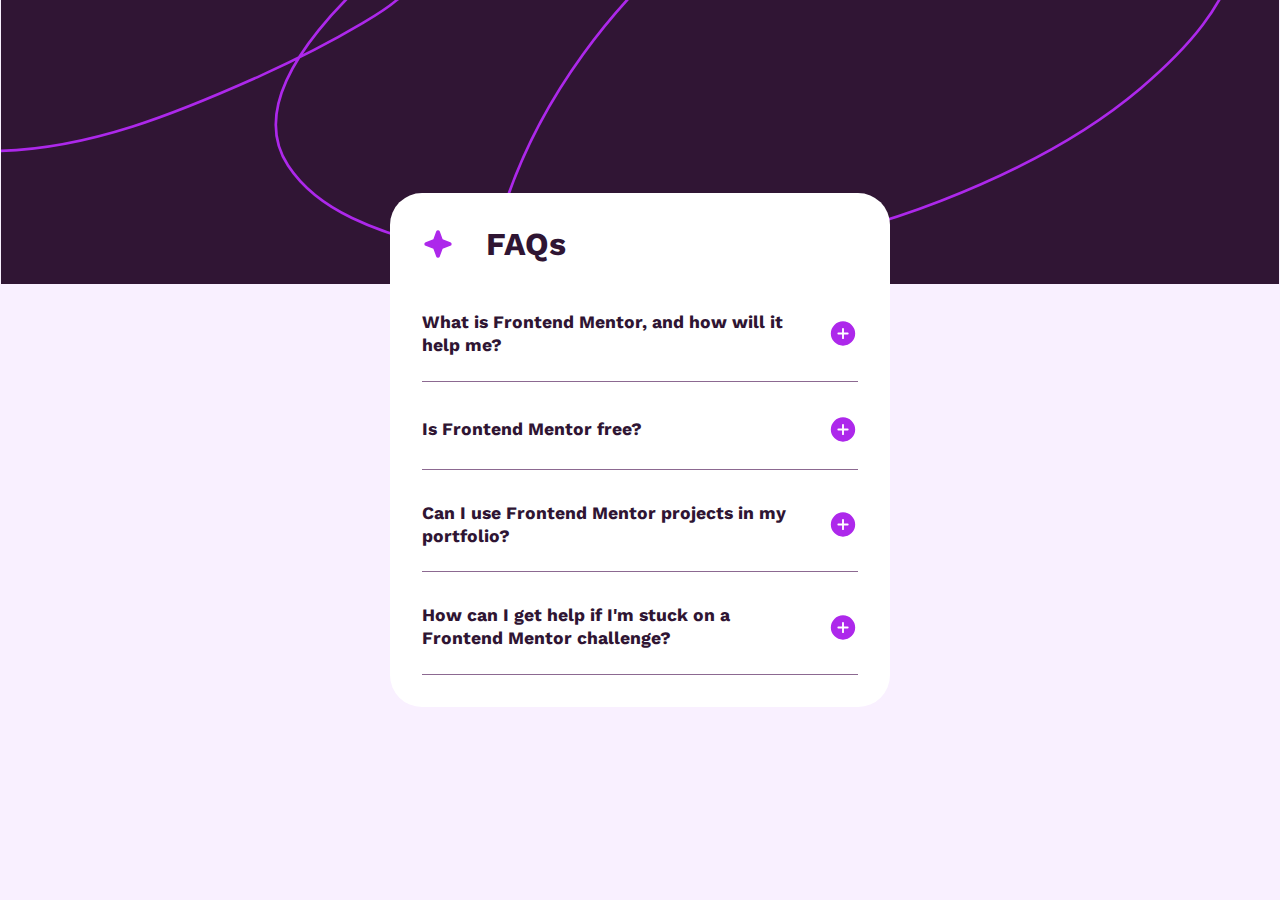
<file: faq-accordion-main/index.html>
<!DOCTYPE html>
<html lang="en">

<head>
    <meta charset="UTF-8">
    <meta name="viewport" content="width=device-width, initial-scale=1.0">
    <!-- displays site properly based on user's device -->

    <link rel="icon" type="image/png" sizes="32x32" href="./assets/images/favicon-32x32.png">

    <title>Frontend Mentor | FAQ accordion</title>
    <!-- <link rel="stylesheet" href="default.css"> -->
    <link rel="stylesheet" href="main.css">

    <!-- Feel free to remove these styles or customise in your own stylesheet 👍 -->
    <style>
        .attribution {
            font-size: 11px;
            text-align: center;
        }
        
        .attribution a {
            color: hsl(228, 45%, 44%);
        }
    </style>
</head>

<body>

    <div class="container ">
        <header class="flex ">
            <h1>FAQs</h1>
            <img src="./assets/images/icon-star.svg " alt=" ">
        </header>
        <main class="flex-column section ">
            <div class="accordion flex-column ">
                <div class="accordion-item ">
                    <div class="question flex ">
                        <h2>What is Frontend Mentor, and how will it help me?</h2>
                        <img src="./assets/images/icon-plus.svg" alt="The plus icon">
                    </div>
                    <p class="answer ">Frontend Mentor offers realistic coding challenges to help developers improve their frontend coding skills with projects in HTML, CSS, and JavaScript. It's suitable for all levels and ideal for portfolio building.
                    </p>
                </div>
                <div class="accordion-item ">
                    <div class="question flex ">
                        <h2>Is Frontend Mentor free?</h2>
                        <img src="./assets/images/icon-plus.svg" alt="The plus icon">

                    </div>
                    <p class="answer ">Yes, Frontend Mentor offers both free and premium coding challenges, with the free option providing access to a range of projects suitable for all skill levels.
                    </p>
                </div>
                <div class="accordion-item ">
                    <div class="question flex ">
                        <h2>Can I use Frontend Mentor projects in my portfolio?</h2>
                        <img src="./assets/images/icon-plus.svg" alt="The plus icon">

                    </div>
                    <p class="answer ">Yes, you can use projects completed on Frontend Mentor in your portfolio. It's an excellent way to showcase your skills to potential employers!
                    </p>
                </div>
                <div class="accordion-item ">
                    <div class="question flex ">
                        <h2>How can I get help if I'm stuck on a Frontend Mentor challenge?</h2>
                        <img src="./assets/images/icon-plus.svg" alt="The plus icon">

                    </div>
                    <p class="answer ">The best place to get help is inside Frontend Mentor's Discord community. There's a help channel where you can ask questions and seek support from other community members.
                    </p>
                </div>
            </div>
        </main>

    </div>


    <!-- <div class="attribution ">
        Challenge by <a href="https://www.frontendmentor.io?ref=challenge " target="_blank ">Frontend Mentor</a>. Coded by <a href="# ">Your Name Here</a>.
    </div> -->
    <script src="script.js"></script>
</body>

</html>
</file>
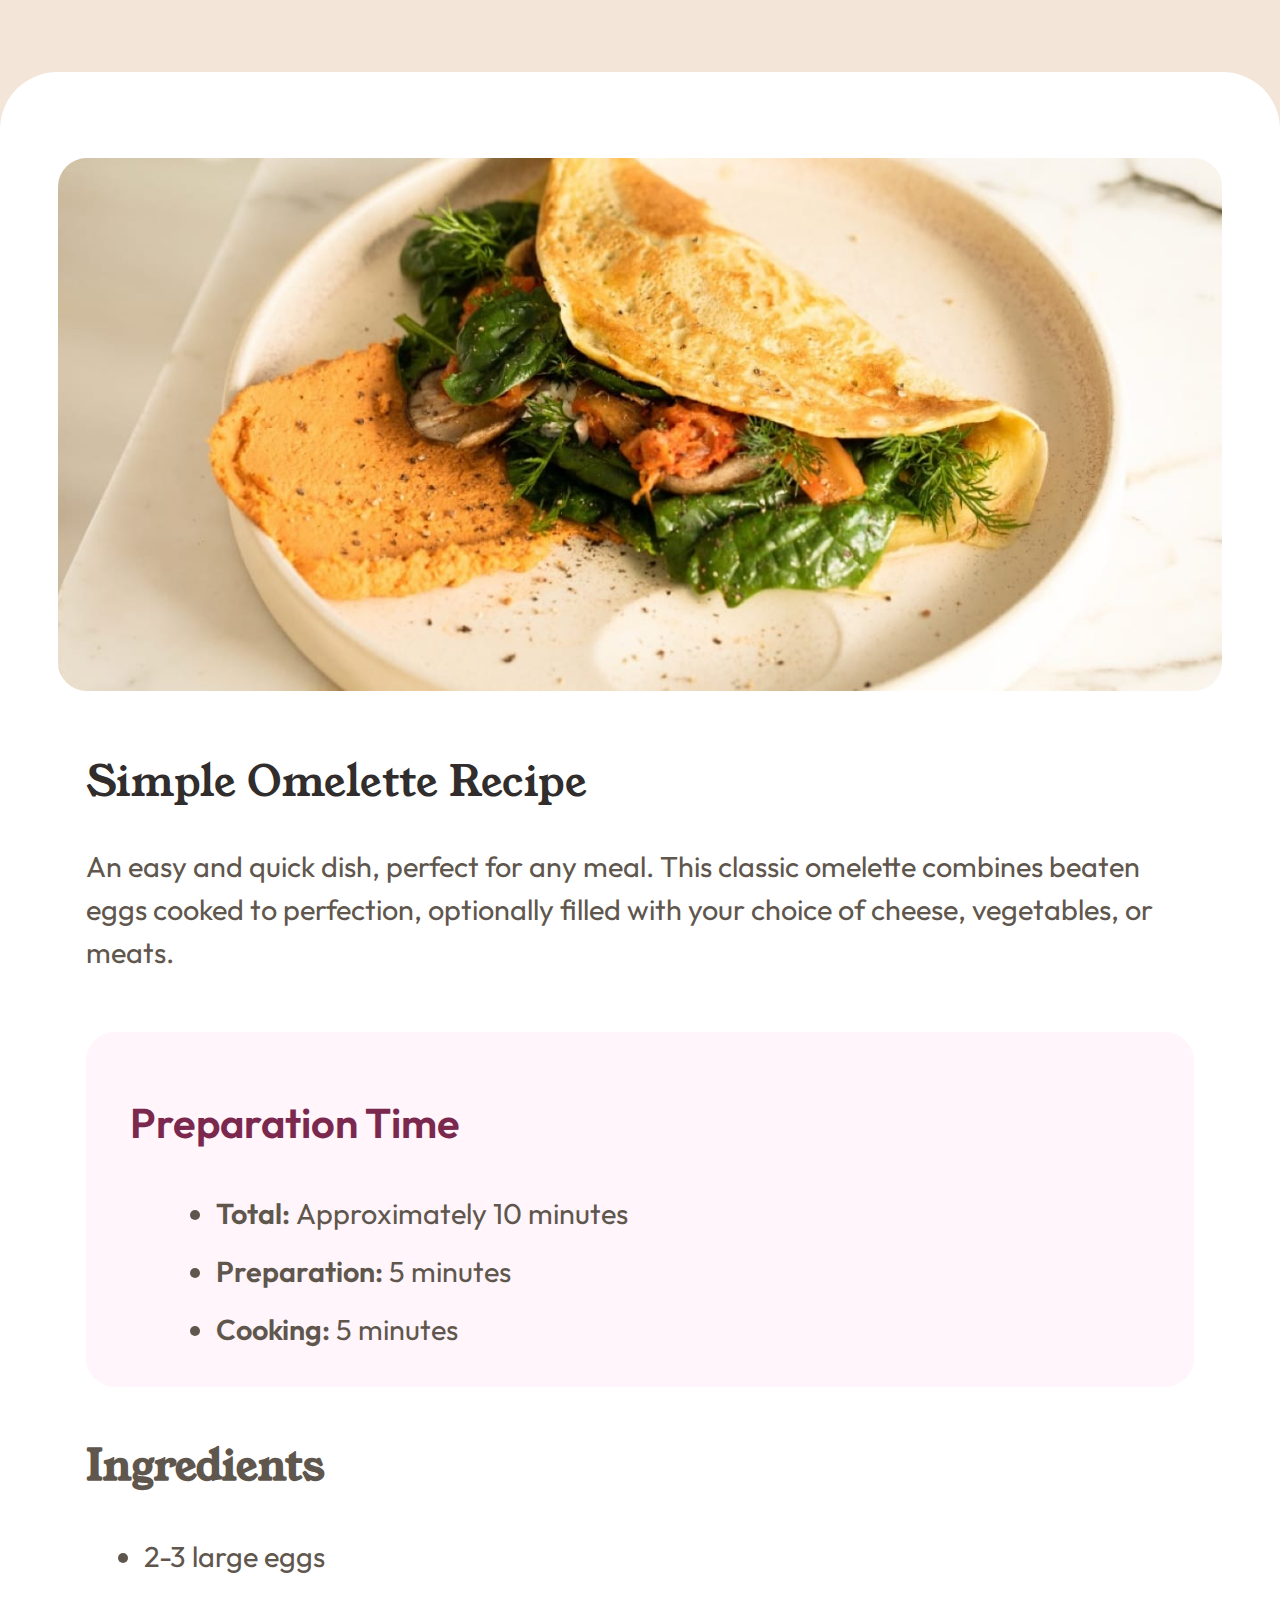
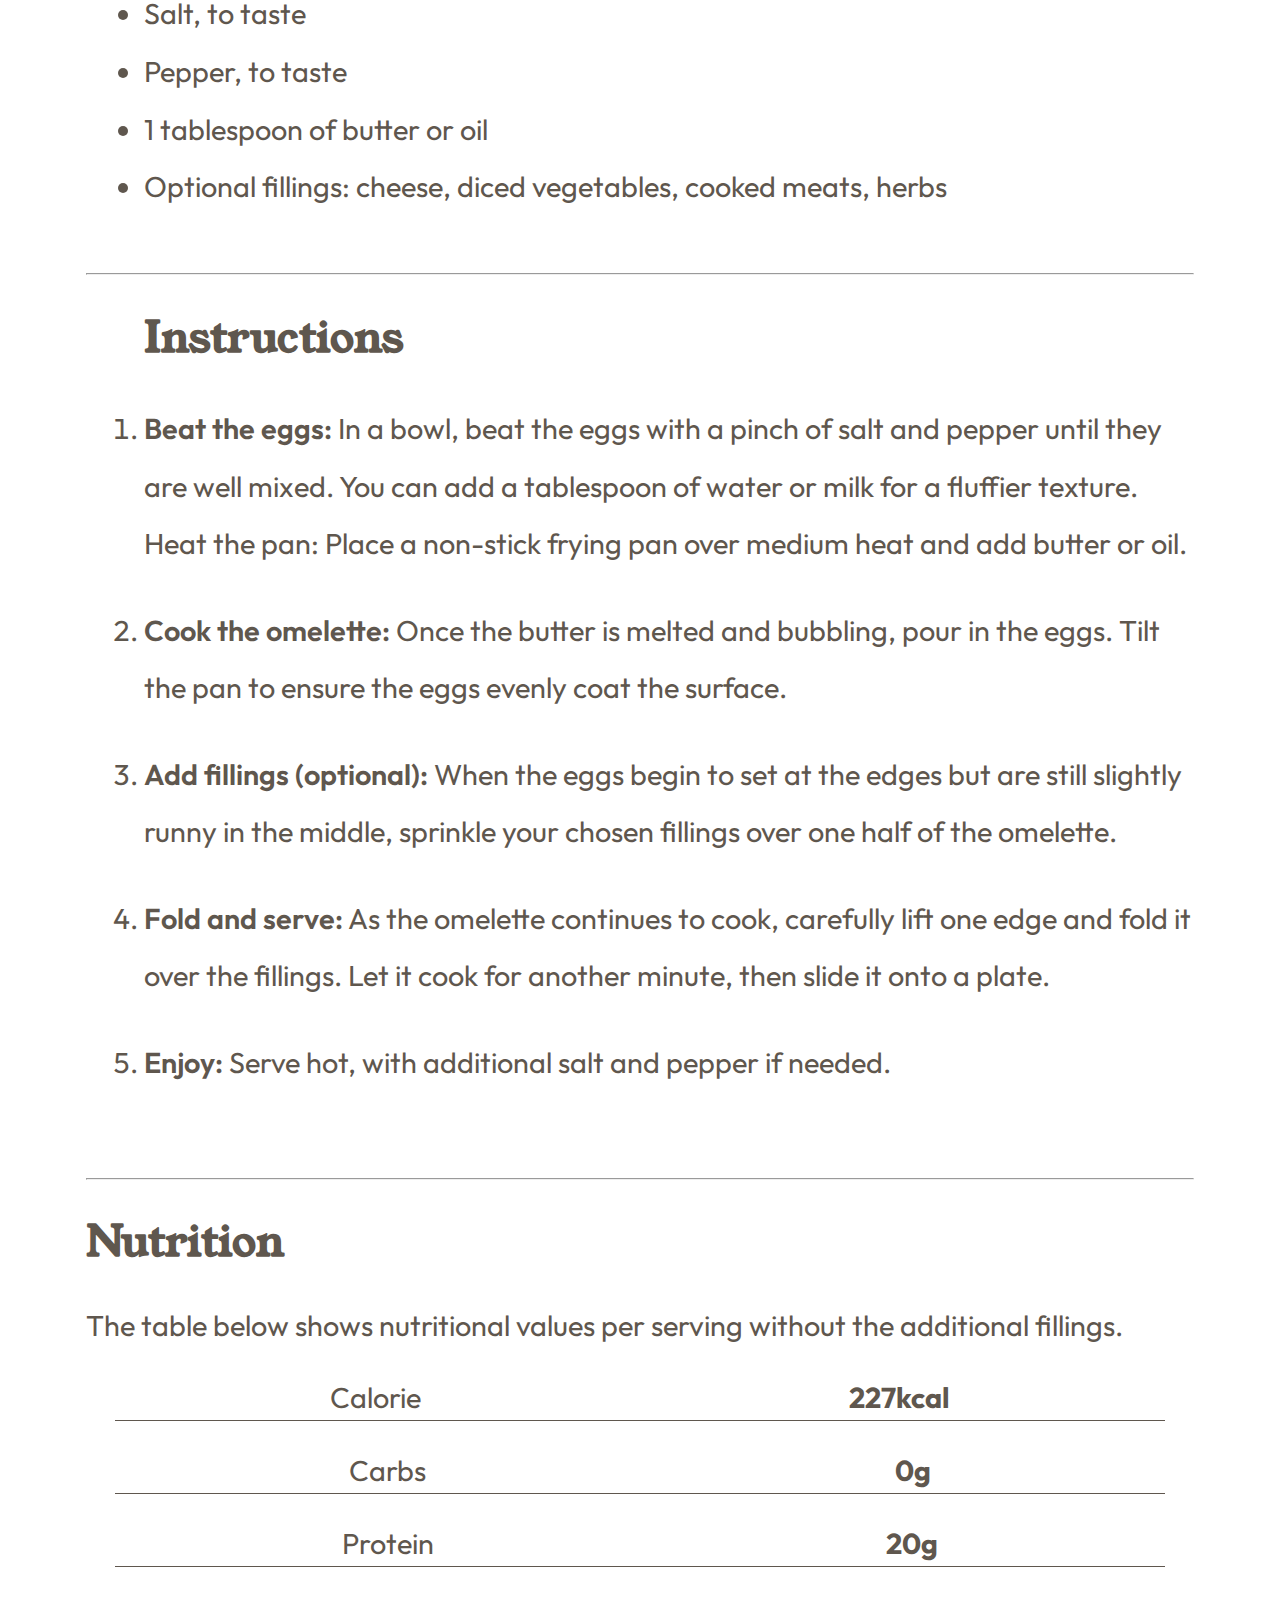
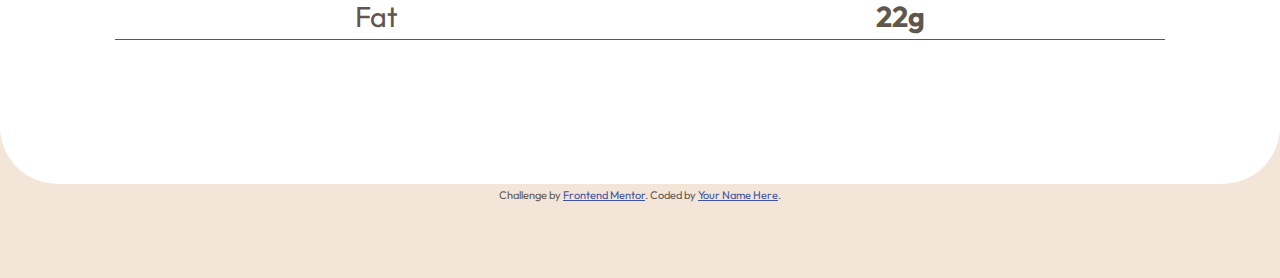
<file: recipe-page-main/index.html>
<!DOCTYPE html>
<html lang="en">

<head>
    <meta charset="UTF-8">
    <meta name="viewport" content="width=device-width, initial-scale=1.0">
    <!-- displays site properly based on user's device -->

    <link rel="icon" type="image/png" sizes="32x32" href="./assets/images/favicon-32x32.png">

    <link rel="stylesheet" href="style.css">
    <title>Frontend Mentor | Recipe page</title>
    <link rel="preconnect" href="https://fonts.googleapis.com">
    <link rel="preconnect" href="https://fonts.gstatic.com" crossorigin>
    <link href="https://fonts.googleapis.com/css2?family=Outfit:wght@100..900&family=Young+Serif&display=swap" rel="stylesheet">

    <!-- Feel free to remove these styles or customise in your own stylesheet 👍 -->
    <style>
        @import url('https://fonts.googleapis.com/css2?family=Young+Serif&display=swap');
        .attribution {
            font-size: 11px;
            text-align: center;
        }
        
        .attribution a {
            color: hsl(228, 45%, 44%);
        }
    </style>
</head>

<body>
    <div class="container">
        <header class="header">
            <img src="./assets/images/image-omelette.jpeg" alt="">
        </header>
        <main class="main">
            <h1 class="heading">Simple Omelette Recipe</h1>
            <p class="caption">An easy and quick dish, perfect for any meal. This classic omelette combines beaten eggs cooked to perfection, optionally filled with your choice of cheese, vegetables, or meats.</p>

            <aside class="preparation-time">
                <h3>Preparation Time</h3>
                <ul>
                    <li><span>Total: </span>Approximately 10 minutes</li>
                    <li><span>Preparation: </span> 5 minutes</li>
                    <li><span>Cooking: </span>5 minutes</li>

                </ul>
            </aside>

            <section class="ingredients">
                <h2>Ingredients</h2>
                <ul>
                    <li>2-3 large eggs</li>
                    <li>Salt, to taste</li>
                    <li>Pepper, to taste</li>
                    <li>1 tablespoon of butter or oil </li>
                    <li>Optional fillings: cheese, diced vegetables, cooked meats, herbs</li>
                </ul>
            </section>
            <hr>

            <section class="instructions">
                <h2>Instructions</h2>
                <ol>
                    <li><span>Beat the eggs:</span> In a bowl, beat the eggs with a pinch of salt and pepper until they are well mixed. You can add a tablespoon of water or milk for a fluffier texture. Heat the pan: Place a non-stick frying pan over medium
                        heat and add butter or oil.</li>
                    <li><span>Cook the omelette:</span> Once the butter is melted and bubbling, pour in the eggs. Tilt the pan to ensure the eggs evenly coat the surface.</li>
                    <li><span>Add fillings (optional):</span> When the eggs begin to set at the edges but are still slightly runny in the middle, sprinkle your chosen fillings over one half of the omelette.</li>
                    <li><span>Fold and serve:</span> As the omelette continues to cook, carefully lift one edge and fold it over the fillings. Let it cook for another minute, then slide it onto a plate.</li>
                    <li><span>Enjoy:</span> Serve hot, with additional salt and pepper if needed. </li>
                </ol>
            </section>
            <hr>
            <section class="nutrition">
                <h2>Nutrition</h2>
                <p>The table below shows nutritional values per serving without the additional fillings.</p>
                <div class="table-row">
                    <p>Calorie</p>
                    <p>227kcal</p>
                </div>
                <div class="table-row">
                    <p>Carbs</p>
                    <p>0g</p>
                </div>
                <div class="table-row">
                    <p>Protein</p>
                    <p>20g</p>
                </div>
                <div class="table-row">
                    <p>Fat</p>
                    <p>22g</p>
                </div>
                </table>
            </section>
        </main>
    </div>




    <div class="attribution">
        Challenge by <a href="https://www.frontendmentor.io?ref=challenge" target="_blank">Frontend Mentor</a>. Coded by <a href="#">Your Name Here</a>.
    </div>
</body>

</html>
</file>
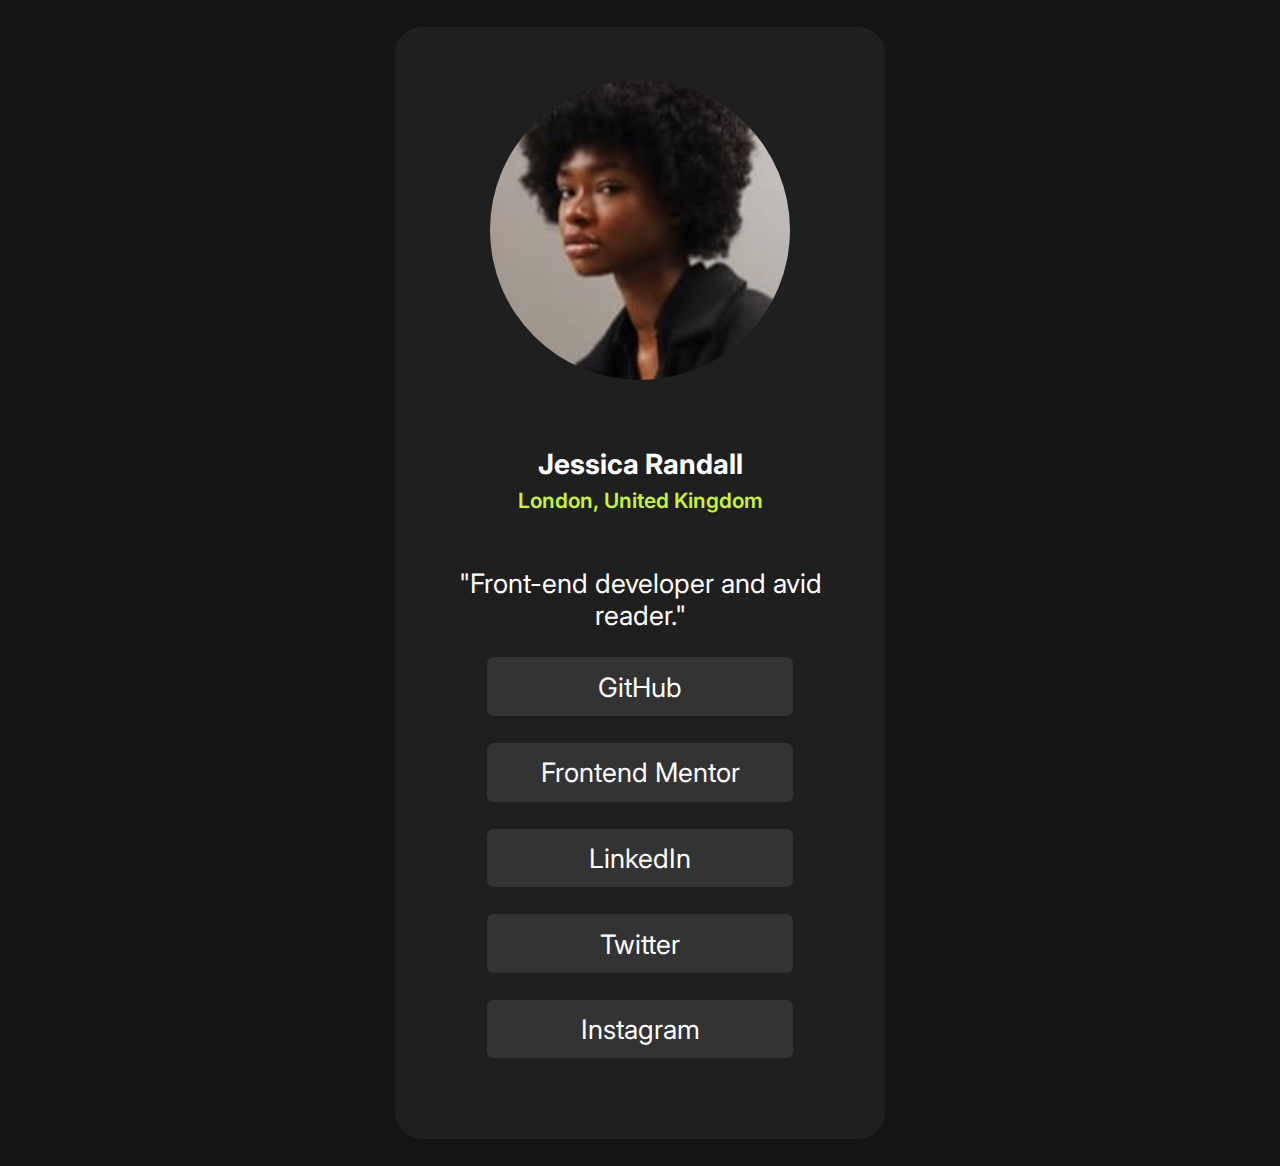
<file: social-links-profile-main/index.html>
<!DOCTYPE html>
<html lang="en">

<head>
    <meta charset="UTF-8">
    <meta name="viewport" content="width=device-width, initial-scale=1.0">
    <!-- displays site properly based on user's device -->

    <link rel="icon" type="image/png" sizes="32x32" href="./assets/images/favicon-32x32.png">
    <link rel="stylesheet" href="style.css">
    <title>Frontend Mentor | Social links profile</title>
    <link rel="preconnect" href="https://fonts.googleapis.com">
    <link rel="preconnect" href="https://fonts.gstatic.com" crossorigin>
    <link href="https://fonts.googleapis.com/css2?family=Inter:ital,opsz,wght@0,14..32,100..900;1,14..32,100..900&family=Outfit:wght@100..900&family=Young+Serif&display=swap" rel="stylesheet">

    <!-- Feel free to remove these styles or customise in your own stylesheet 👍 -->
    <style>
        .attribution {
            font-size: 11px;
            text-align: center;
        }
        
        .attribution a {
            color: hsl(228, 45%, 44%);
        }
    </style>
</head>

<body>
    <div class="container">
        <header>
            <img src="./assets/images/avatar-jessica.jpeg" alt="Avatar of Jessica Randall">
            <p class="name">Jessica Randall</p>
            <p class="location">London, United Kingdom</p>

        </header>
        <main class="main-content">
            <blockquote class="caption">"Front-end developer and avid reader."</blockquote>
            <section class="social-links">
                <a href="#" class="social-link" id="github">GitHub</a>
                <a href="#" class="social-link" id="mentor">Frontend Mentor</a>
                <a href="#" class="social-link" id="linkedin">LinkedIn</a>
                <a href="#" class="social-link" id="twitter">Twitter</a>
                <a href="#" class="social-link" id="instagram">Instagram</a>
            </section>
        </main>
    </div>



    <!-- <div class="attribution">
        Challenge by <a href="https://www.frontendmentor.io?ref=challenge" target="_blank">Frontend Mentor</a>. Coded by <a href="#">Your Name Here</a>.
    </div> -->
</body>

</html>
</file>
<file: faq-accordion-main/main.css>
@font-face {
    font-family: "Work Sans";
    src: url("./assets/fonts/static/WorkSans-Regular.ttf") format("truetype");
    font-weight: 400;
    font-style: normal;
}

@font-face {
    font-family: "Work Sans";
    src: url("./assets/fonts/static/WorkSans-SemiBold.ttf") format("truetype");
    font-weight: 600;
    font-style: normal;
}

@font-face {
    font-family: "Work Sans";
    src: url("./assets/fonts/static/WorkSans-Bold.ttf") format("truetype");
    font-weight: 700;
    font-style: normal;
}

@font-face {
    font-family: "Work Sans";
    src: url("./assets/fonts/WorkSans-Italic-VariableFont_wght.ttf") format("truetype");
    font-style: italic;
    font-weight: 100 900;
    /* If it's variable font */
}

@font-face {
    font-family: "Work Sans";
    src: url("./assets/fonts/WorkSans-VariableFont_wght.ttf") format("truetype");
    font-style: normal;
    font-weight: 100 900;
    /* If it's variable font */
}

:root {
    --main-bg: hsl(292, 42%, 14%);
    --text-color: hsl(292, 16%, 49%);
    --accent-color: hsl(14, 88%, 65%);
    --sub-bg: hsl(275, 100%, 97%);
    --container-bg: hsl(0, 100%, 100%);
}

* {
    margin: 0;
    padding: 0;
    box-sizing: border-box;
}

body {
    background-image: url(./assets/images/background-pattern-mobile.svg);
    background-size: contain;
    background-repeat: no-repeat;
    background-color: var(--sub-bg);
    padding: 1em;
    font-family: "Work Sans", sans-serif;
    width: 100%;
}

.container {
    position: relative;
    background-color: var(--container-bg);
    padding: 20px;
    border-radius: 1em;
    margin: auto;
    max-width: 375px;
    /* min-height: 100vh; */
}

header {
    gap: 2em;
    align-items: center;
    display: flex;
    margin-bottom: 1em;
}

header h1 {
    order: 2;
    color: var(--main-bg);
    font-weight: 700;
    font-style: normal;
    font-size: 2em;
}

header img {
    width: 2em;
    height: 2em;
    order: 1;
}

main {
    padding-top: 1em;
}

.flex {
    display: flex;
}

.flex-column {
    display: flex;
    flex-direction: column;
    gap: 1em;
}

.accordion-item {
    border-bottom: 1px solid var(--text-color);
    padding: 1em 0;
    cursor: pointer;
    display: flex;
    flex-direction: column;
    justify-content: space-between;
    align-items: center;
}

.accordion-item .question {
    display: flex;
    justify-content: space-between;
    width: 100%;
    align-items: center;
    gap: 1em;
    margin-bottom: 0.5em;
}

.accordion-item h2 {
    font-weight: 700;
    font-style: normal;
    color: var(--main-bg);
    font-size: 1.1rem;
    line-height: 1.3;
    transition: color 0.3s ease-in-out;
}

.accordion-item p {
    display: none;
    color: var(--text-color);
    font-size: 1em;
    line-height: 1.3;
    transition: color 0.3s ease-in-out;
}

.accordion-item.active h2 {
    color: #AD28EB;
}

.accordion-item.active p {
    display: block;
    color: var(--text-color);
}

.accordion-item img {
    transition: transform 0.3s ease-in-out;
}

@media (width>=60em) {
    body {
        display: flex;
        justify-content: center;
        min-height: 100vh;
        align-items: center;
        background-image: url(./assets/images/background-pattern-desktop.svg);
    }
    .container {
        padding: 2em;
        border-radius: 2em;
        max-width: 1440px;
        width: 40%;
        /* min-height: 100vh; */
        background-color: #fff;
    }
}
</file>
<file: recipe-page-main/style.css>
@import url('https://fonts.googleapis.com/css2?family=Young+Serif&display=swap');
:root {
    --main-bg: hsl(0, 0%, 100%);
    --sub-bg: hsl(330, 100%, 98%);
    --heading1: hsl(24, 5%, 18%);
    --heading2: hsl(30, 10%, 34%);
    --heading3: hsl(332, 51%, 32%);
    --text: hsl(30, 18%, 87%);
    --text2: hsl(30, 54%, 90%);
}

* {
    margin: 0;
    padding: 0;
    box-sizing: border-box;
    /* overflow-x: hidden; */
    font-family: "Outfit", sans-serif;
    font-weight: 400;
}

body {
    font-size: clamp(16px, 1vw + 16px, 3vw);
    color: var(--heading2);
    line-height: 2;
    display: flex;
    flex-direction: column;
    align-items: center;
    justify-content: center;
    background-color: var(--text2);
    @media (width>=60em) {
        padding: 2.5em 0;
    }
}

h1,
h2,
h3 {
    margin: 1em 0;
    line-height: 1;
}

h1 {
    font-family: "Young Serif", serif;
    color: var(--heading1);
    font-size: clamp(2rem, 2vw + 1rem, 5rem);
    font-weight: 400;
}

h2 {
    font-family: "Young Serif", serif;
    color: var(--heading2);
    font-size: clamp(1.75rem, 2vw + 1rem, 4rem);
    font-weight: 700;
}

h3 {
    color: var(--heading3);
    font-size: clamp(1.5rem, 2vw + 1rem, 4rem);
    font-weight: 600;
}

p {
    line-height: 1.5;
}

img {
    max-width: 100%;
    height: auto;
    display: block;
}

.container {
    min-width: 375px;
    max-width: 1440px;
    width: 100%;
    min-height: 100vh;
    background-color: #fff;
    display: flex;
    flex-direction: column;
    justify-content: center;
    align-items: center;
    /* padding: 1em; */
    @media (width>=60em) {
        border-radius: 2em;
        padding: 3em 2em;
    }
}

header img {
    @media (width>=60em) {
        border-radius: 1em;
    }
}

main {
    padding: 1em;
}

.preparation-time {
    margin: 2em 0;
    padding: 1em 1.5em;
    background-color: var(--sub-bg);
    border-radius: 1em;
}

.preparation-time ul {
    /* list-style: circle; */
    margin-left: 2em;
    padding-left: 1em;
}

li span {
    font-weight: 600;
}

.ingredients ul {
    padding: 0 0 2em 2em;
}

.instructions {
    padding: 0 0 2em 2em;
}

.instructions li {
    margin-bottom: 1em;
}

.nutrition div {
    display: flex;
    justify-content: space-around;
    margin: 1em;
    align-items: center;
    border-bottom: 1px solid var(--heading2);
}

.nutrition div p:nth-child(2) {
    font-weight: 700;
}
</file>
<file: social-links-profile-main/style.css>
:root {
    --main-bg: hsl(0, 0%, 8%);
    --container-bg: hsl(0, 0%, 12%);
    --social-link-bg: hsl(0, 0%, 20%);
    --text-color: hsl(0, 0%, 100%);
    --text-color-alt: hsl(0, 0%, 90%);
    --text-color-dark: hsl(0, 0%, 60%);
    --text-color-light: hsl(0, 0%, 80%);
    --text-color-hover: hsl(75, 94%, 57%);
}

* {
    margin: 0;
    padding: 0;
    box-sizing: border-box;
}

html {
    font-size: 14px;
}

body {
    background-color: var(--main-bg);
    color: var(--text-color);
    font-family: "Inter", Arial, sans-serif;
    font-size: clamp(1rem, 1vw + 1rem, 3rem);
    font-weight: 400;
    padding: 1em;
    min-width: 365px;
}

h1,
h2,
h3 {
    margin: 1em 0;
}

img {
    width: 150px;
    height: 150px;
    border-radius: 50%;
    margin: 2em 0;
}

.container {
    max-width: 1440px;
    width: 95%;
    background-color: var(--container-bg);
    text-align: center;
    margin: 0 auto;
    border-radius: 1em;
}

.name {
    font-size: 2rem;
    font-weight: 700;
    margin: .25em 0;
}

.location {
    font-size: 1.5rem;
    font-weight: 600;
    color: var(--text-color-hover);
}

.main-content {
    display: flex;
    flex-direction: column;
    /* Add this line */
    align-items: center;
    padding: 2em;
}

.social-links {
    padding: 1em 0;
    width: 100%;
    display: flex;
    flex-direction: column;
    justify-content: space-between;
    gap: 1em;
    align-items: center;
}

.social-link {
    text-decoration: none;
    color: var(--text-color);
    padding: 0.5em;
    max-width: 300px;
    width: 100%;
    border-radius: .25em;
    background-color: var(--social-link-bg);
    transition: .3s;
}

.social-link:hover {
    transform: scale(1.1);
}

.social-link:focus {
    outline: 2px solid var(--text-color-hover);
    outline-offset: 4px;
}

@media (width >=60em) {
    .social-link:hover {
        background-color: var(--text-color-hover);
        color: black;
        box-shadow: 0px 0px 10px var(--text-color-hover);
    }
    .container {
        width: 50%;
    }
    img {
        width: 200px;
        height: 200px;
    }
    .social-link {
        max-width: 80%;
    }
}

@media (width >=80em) {
    .container {
        width: 40%;
    }
    img {
        width: 300px;
        height: 300px;
    }
}
</file>
<file: faq-accordion-main/default.css>
/* ========== CSS RESET & BASE ========== */

:root {
    --primary-color: #4f46e5;
    --text-color: #ffffff;
    --bg-color: #121212;
    --accent-color: #22c55e;
    --border-color: #333;
    --font-sans: 'Inter', sans-serif;
    --font-mono: 'Fira Code', monospace;
}

*,
*::before,
*::after {
    box-sizing: border-box;
    margin: 0;
    padding: 0;
}

html,
body {
    min-block-size: 100%;
    font-family: var(--font-sans);
    font-size: 16px;
    background-color: var(--bg-color);
    color: var(--text-color);
    line-height: 1.6;
    scroll-behavior: smooth;
}


/* ========== TYPOGRAPHY ========== */

h1,
h2,
h3,
h4,
h5,
h6 {
    font-weight: 600;
    line-height: 1.3;
    margin-bottom: 0.5em;
}

h1 {
    font-size: 2.5rem;
}

h2 {
    font-size: 2rem;
}

h3 {
    font-size: 1.75rem;
}

h4 {
    font-size: 1.5rem;
}

h5 {
    font-size: 1.25rem;
}

h6 {
    font-size: 1rem;
}

p {
    margin-bottom: 1rem;
}

a {
    color: var(--accent-color);
    text-decoration: none;
}

a:hover {
    text-decoration: underline;
}

strong {
    font-weight: bold;
}

em {
    font-style: italic;
}


/* ========== LISTS ========== */

ul,
ol {
    padding-left: 2rem;
    margin-bottom: 1rem;
}

li {
    margin-bottom: 0.5rem;
}


/* ========== IMAGES ========== */

img {
    max-width: 100%;
    height: auto;
    display: block;
    border-radius: 0.5rem;
}


/* ========== FORMS ========== */

input,
textarea,
select,
button {
    font-family: inherit;
    font-size: 1rem;
    border: 1px solid var(--border-color);
    padding: 0.75rem 1rem;
    border-radius: 0.5rem;
    background-color: #1e1e1e;
    color: var(--text-color);
    outline: none;
}

input:focus,
textarea:focus,
select:focus {
    border-color: var(--primary-color);
    box-shadow: 0 0 0 2px rgba(79, 70, 229, 0.3);
}

button {
    cursor: pointer;
    background-color: var(--primary-color);
    color: white;
    border: none;
    transition: background-color 0.3s;
}

button:hover {
    background-color: #3730a3;
}


/* ========== CONTAINERS ========== */

.container {
    max-width: 1200px;
    margin: 0 auto;
    padding: 1rem;
}

.section {
    padding: 4rem 1rem;
}


/* ========== UTILITIES ========== */

.text-center {
    text-align: center;
}

.text-right {
    text-align: right;
}

.text-left {
    text-align: left;
}

.mt-1 {
    margin-top: 1rem;
}

.mb-1 {
    margin-bottom: 1rem;
}

.pt-1 {
    padding-top: 1rem;
}

.pb-1 {
    padding-bottom: 1rem;
}

.flex {
    display: flex;
}

.flex-center {
    display: flex;
    justify-content: center;
    align-items: center;
}

.flex-column {
    display: flex;
    flex-direction: column;
}

.grid {
    display: grid;
    gap: 1rem;
}

.grid-2 {
    grid-template-columns: repeat(2, 1fr);
}

.grid-3 {
    grid-template-columns: repeat(3, 1fr);
}

.grid-4 {
    grid-template-columns: repeat(4, 1fr);
}

.hidden {
    display: none;
}


/* ========== CODE BLOCKS ========== */

code,
pre {
    background-color: #1e1e1e;
    color: #fcd34d;
    font-family: var(--font-mono);
    padding: 0.25rem 0.5rem;
    border-radius: 0.25rem;
    overflow-x: auto;
}


/* ========== FOOTER ========== */

footer {
    text-align: center;
    padding: 2rem 1rem;
    color: var(--accent-color);
    font-size: 0.875rem;
}


/* ========== MEDIA QUERIES ========== */

@media (max-width: 768px) {
    .grid-2,
    .grid-3,
    .grid-4 {
        grid-template-columns: 1fr;
    }
}

@media (max-width: 480px) {
    .grid-2,
    .grid-3,
    .grid-4 {
        grid-template-columns: 1fr;
    }
}

@keyframes fadeIn {
    from {
        opacity: 0;
    }
    to {
        opacity: 1;
    }
}

.fade-in {
    animation: fadeIn 0.5s ease-in-out;
}

@keyframes slideIn {
    from {
        transform: translateX(-100%);
    }
    to {
        transform: translateX(0);
    }
}

.slide-in {
    animation: slideIn 0.5s ease-in-out;
}

@keyframes slideOut {
    from {
        transform: translateX(0);
    }
    to {
        transform: translateX(-100%);
    }
}

.slide-out {
    animation: slideOut 0.5s ease-in-out;
}

@keyframes zoomIn {
    from {
        transform: scale(0);
    }
    to {
        transform: scale(1);
    }
}

.zoom-in {
    animation: zoomIn 0.5s ease-in-out;
}

@keyframes zoomOut {
    from {
        transform: scale(1);
    }
    to {
        transform: scale(0);
    }
}

.zoom-out {
    animation: zoomOut 0.5s ease-in-out;
}

@keyframes rotate {
    from {
        transform: rotate(0deg);
    }
    to {
        transform: rotate(360deg);
    }
}

.rotate {
    animation: rotate 1s ease-in-out infinite;
}

@keyframes bounce {
    0% {
        transform: translateY(0);
    }
    50% {
        transform: translateY(-10px);
    }
    100% {
        transform: translateY(0);
    }
}

.bounce {
    animation: bounce 1s ease-in-out infinite;
}

@keyframes pulse {
    0% {
        transform: scale(1);
    }
    50% {
        transform: scale(1.1);
    }
    100% {
        transform: scale(1);
    }
}

.pulse {
    animation: pulse 1s ease-in-out infinite;
}

@keyframes spin {
    from {
        transform: rotate(0deg);
    }
    to {
        transform: rotate(360deg);
    }
}

.spin {
    animation: spin 1s ease-in-out infinite;
}

@keyframes flip {
    from {
        transform: rotateY(0deg);
    }
    to {
        transform: rotateY(180deg);
    }
}

.flip {
    animation: flip 1s ease-in-out infinite;
}

@keyframes float {
    0% {
        transform: translateY(0);
    }
    50% {
        transform: translateY(-10px);
    }
    100% {
        transform: translateY(0);
    }
}

.float {
    animation: float 1s ease-in-out infinite;
}

@keyframes shake {
    0% {
        transform: translateX(0);
    }
    25% {
        transform: translateX(-10px);
    }
    50% {
        transform: translateX(0);
    }
    75% {
        transform: translateX(10px);
    }
    100% {
        transform: translateX(0);
    }
}

.shake {
    animation: shake 1s ease-in-out infinite;
}

@keyframes wave {
    0% {
        transform: rotate(0deg);
    }
    25% {
        transform: rotate(10deg);
    }
    50% {
        transform: rotate(0deg);
    }
    75% {
        transform: rotate(-10deg);
    }
    100% {
        transform: rotate(0deg);
    }
}

.wave {
    animation: wave 1s ease-in-out infinite;
}
</file>
